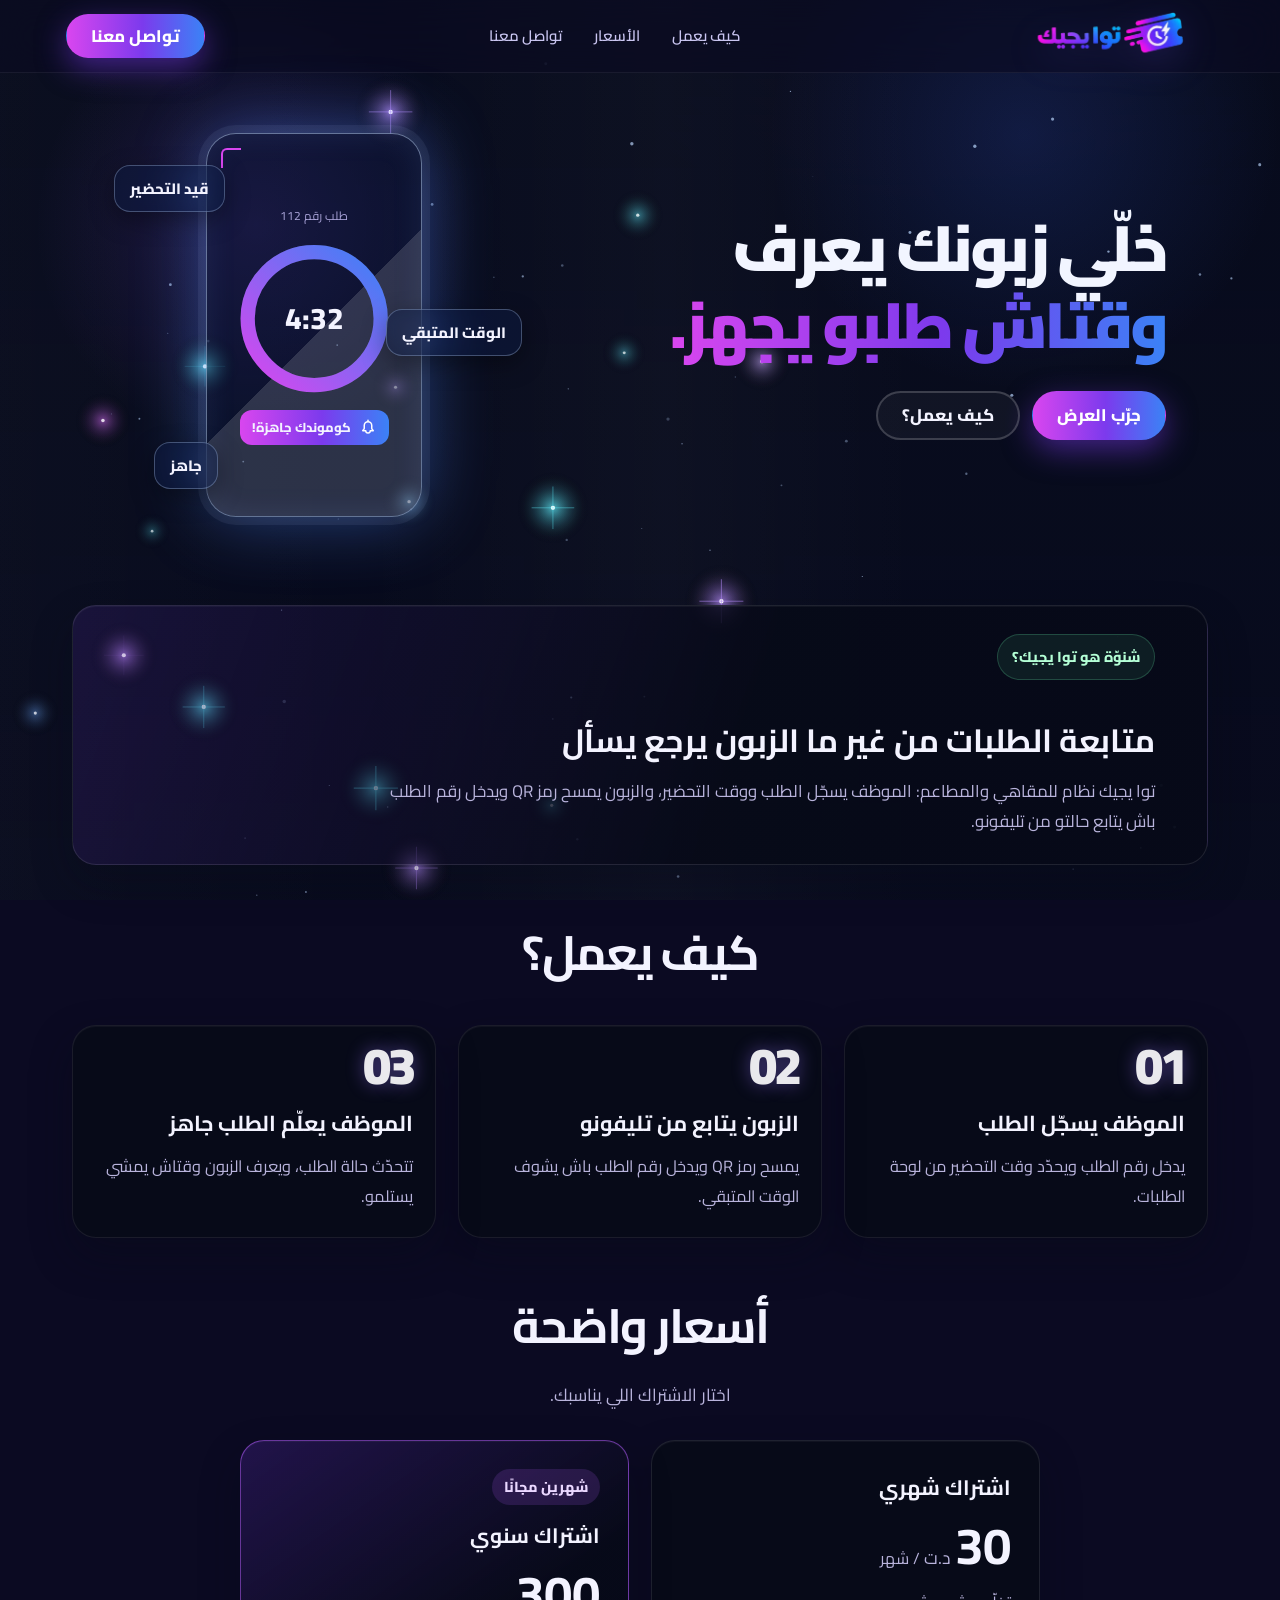
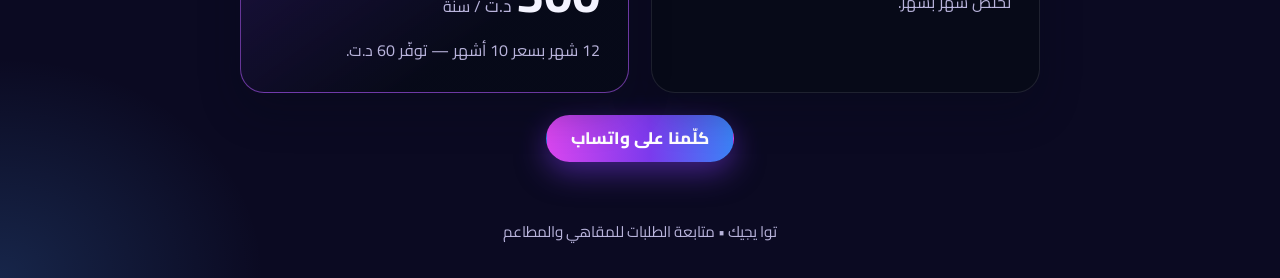
<file: index.html>
<!DOCTYPE html>
<html lang="ar" dir="rtl">
<head>
  <meta charset="utf-8">
  <meta name="viewport" content="width=device-width, initial-scale=1, viewport-fit=cover">
  <title>توا يجيك | نظام متابعة الطلبات الذكي</title>
  <meta name="description" content="توا يجيك يساعد المقاهي والمطاعم على تسجيل الطلبات ومتابعة وقت الجاهزية عبر الهاتف.">
  <link rel="icon" type="image/png" href="favicon.png">
  <link rel="preconnect" href="https://fonts.googleapis.com">
  <link rel="preconnect" href="https://fonts.gstatic.com" crossorigin>
  <link href="https://fonts.googleapis.com/css2?family=Cairo:wght@400;500;600;700;800;900&display=swap" rel="stylesheet">
  <link rel="stylesheet" href="index.css">

</head>
<body>
  <div class="stage" id="stage">
    <canvas id="fx"></canvas>
  </div>

  <div class="topbar" id="topbar">
    <div class="nav container">
      <div class="nav-brand" aria-label="توا يجيك">
        <img class="brand-logo" src="logo.png" alt="توا يجيك" />
      </div>

      <nav class="nav-group" aria-label="التنقل بين الأقسام">
        <a href="#how">كيف يعمل</a>
        <a href="#pricing">الأسعار</a>
        <a href="#contact">تواصل معنا</a>
      </nav>

      <div class="nav-actions">
        <button class="nav-toggle" type="button" aria-label="فتح القائمة" aria-expanded="false">
          <span></span>
          <span></span>
          <span></span>
        </button>
        <a class="btn btn-primary btn-sm" href="https://wa.me/21625193066" target="_blank" rel="noopener">تواصل معنا</a>
      </div>
    </div>

    <div class="nav-panel" id="mobileMenu" aria-label="قائمة التنقل السريعة">
      <nav class="nav-panel-group" aria-label="قائمة الهاتف">
        <a href="#how">كيف يعمل</a>
        <a href="#pricing">الأسعار</a>
        <a href="#contact">تواصل معنا</a>
      </nav>
    </div>
  </div>

  <header class="hero">
    <div class="txt">
      <h1>خلّي زبونك يعرف<br><span class="gt">وقتاش طلبو يجهز.</span></h1>
      <div class="btns">
        <a class="btn btn-primary" href="demo.html">جرّب العرض</a>
        <a class="btn btn-secondary" href="#how">كيف يعمل؟</a>
      </div>
    </div>

    <div class="orb">
      <div class="ph">
        <small>طلب رقم 112</small>
        <div class="rg">
          <svg viewBox="0 0 100 100" aria-hidden="true">
            <defs>
              <linearGradient id="gr" x1="0%" x2="100%" y1="0%" y2="100%">
                <stop offset="0%" stop-color="#D946EF"/>
                <stop offset="100%" stop-color="#3B82F6"/>
              </linearGradient>
            </defs>
            <circle cx="50" cy="50" r="42" fill="none" stroke="rgba(255,255,255,.1)" stroke-width="9"/>
            <circle class="b" cx="50" cy="50" r="42" fill="none" stroke-width="9" stroke-linecap="round"/>
          </svg>
          <b>4:32</b>
        </div>
        <div class="ok"><span class="notify-icon" aria-hidden="true"><svg viewBox="0 0 24 24"><path d="M15 17h4l-1.2-1.6A3.5 3.5 0 0 1 17 13.7V10a5 5 0 1 0-10 0v3.7a3.5 3.5 0 0 1-.8 1.7L5 17h4m6 0a3 3 0 0 1-6 0M12 3v2"/></svg></span>كوموندك جاهزة!</div>
      </div>

      <div class="chip c1">قيد التحضير</div>
      <div class="chip c2">الوقت المتبقي</div>
      <div class="chip c3">جاهز</div>
    </div>
  </header>

  <main class="sections">
    <section class="container product-intro" aria-labelledby="productIntroTitle">
      <div class="product-intro-card">
        <span class="mini-tag">شنوّة هو توا يجيك؟</span>
        <h2 id="productIntroTitle">متابعة الطلبات من غير ما الزبون يرجع يسأل</h2>
        <p>توا يجيك نظام للمقاهي والمطاعم: الموظف يسجّل الطلب ووقت التحضير، والزبون يمسح رمز QR ويدخل رقم الطلب باش يتابع حالتو من تليفونو.</p>
      </div>
    </section>

    <section id="how" class="container">
      <div class="section-head">
        <h2>كيف يعمل؟</h2>
      </div>

      <div class="steps-grid">
        <div class="card flow-step" data-step="01">
          <h3>الموظف يسجّل الطلب</h3>
          <p>يدخل رقم الطلب ويحدّد وقت التحضير من لوحة الطلبات.</p>
        </div>

        <div class="card flow-step" data-step="02">
          <h3>الزبون يتابع من تليفونو</h3>
          <p>يمسح رمز QR ويدخل رقم الطلب باش يشوف الوقت المتبقي.</p>
        </div>

        <div class="card flow-step" data-step="03">
          <h3>الموظف يعلّم الطلب جاهز</h3>
          <p>تتحدّث حالة الطلب، ويعرف الزبون وقتاش يمشي يستلمو.</p>
        </div>
      </div>
    </section>

    <section id="pricing" class="container pricing-section">
      <div class="section-head">
        <h2>أسعار واضحة</h2>
        <p>اختار الاشتراك اللي يناسبك.</p>
      </div>

      <div class="pricing-grid">
        <article class="pricing-card">
          <h3>اشتراك شهري</h3>
          <p class="price"><strong>30</strong> د.ت <span>/ شهر</span></p>
          <p class="pricing-note">تخلّص شهر بشهر.</p>
        </article>

        <article class="pricing-card pricing-card-featured">
          <span class="pricing-badge">شهرين مجانًا</span>
          <h3>اشتراك سنوي</h3>
          <p class="price"><strong>300</strong> د.ت <span>/ سنة</span></p>
          <p class="pricing-note">12 شهر بسعر 10 أشهر — توفّر 60 د.ت.</p>
        </article>
      </div>

      <div class="cta-actions" id="contact">
        <a class="btn btn-primary" href="https://wa.me/21625193066" target="_blank" rel="noopener">كلّمنا على واتساب</a>
      </div>
    </section>
  </main>

  <footer>
    توا يجيك • متابعة الطلبات للمقاهي والمطاعم
  </footer>

  <script src="script.js"></script>
  <script>
    (function () {
      var cv = document.getElementById('fx');
      var cx = cv.getContext('2d');
      var st = document.getElementById('stage');
      var IW = 1456, IH = 732, PX = .22, W = 0, H = 0, s = 1, ox = 0, oy = 0;
      var dpr = Math.min(2, window.devicePixelRatio || 1);
      var nodes = [
        [409, 91, '#b78cff'], [610, 175, '#5ef0ff'], [258, 298, '#5ef0ff'], [599, 287, '#5ef0ff'],
        [711, 294, '#c9a8ff'], [541, 413, '#5ef0ff'], [413, 315, '#b78cff'], [175, 342, '#e070ff'],
        [215, 432, '#5ef0ff'], [678, 489, '#b78cff'], [120, 580, '#6aa8ff'], [257, 575, '#5ef0ff'],
        [397, 641, '#5ef0ff'], [430, 706, '#b78cff'], [540, 655, '#5ef0ff'], [192, 533, '#c08bff'], [424, 408, '#8fd8ff']
      ];
      var ph = nodes.map(function () { return Math.random() * 6.28; });
      var sp = nodes.map(function () { return .6 + Math.random() * 1.4; });
      var dust = [];
      for (var i = 0; i < 60; i++) {
        dust.push({ x: Math.random(), y: Math.random(), r: Math.random() * 1.4 + .4, v: Math.random() * .012 + .003, a: Math.random() * 6.28 });
      }

      function size() {
        W = st.clientWidth;
        H = st.clientHeight;
        cv.width = W * dpr;
        cv.height = H * dpr;
        cx.setTransform(dpr, 0, 0, dpr, 0, 0);
        s = Math.max(W / IW, H / IH);
        ox = (W - IW * s) * PX;
        oy = (H - IH * s) / 2;
      }

      size();
      window.addEventListener('resize', size);

      var reduced = window.matchMedia && window.matchMedia('(prefers-reduced-motion: reduce)').matches;

      function glow(x, y, r, c, a) {
        var g = cx.createRadialGradient(x, y, 0, x, y, r);
        g.addColorStop(0, c);
        g.addColorStop(1, 'rgba(0,0,0,0)');
        cx.globalAlpha = a;
        cx.fillStyle = g;
        cx.beginPath();
        cx.arc(x, y, r, 0, 6.283);
        cx.fill();
      }

      function frame(t) {
        t /= 1000;
        cx.clearRect(0, 0, W, H);

        nodes.forEach(function (n, i) {
          var k = .5 + .5 * Math.sin(t * sp[i] + ph[i]);
          var x = n[0] * s + ox;
          var y = n[1] * s + oy;

          glow(x, y, (14 + 16 * k) * s, n[2], .25 + .5 * k);
          cx.globalAlpha = .6 + .4 * k;
          cx.fillStyle = '#fff';
          cx.beginPath();
          cx.arc(x, y, 1.3 + k * .9, 0, 6.283);
          cx.fill();

          if (k > .8) {
            cx.globalAlpha = (k - .8) * 3;
            cx.strokeStyle = n[2];
            cx.lineWidth = 1;
            var L = (8 + 10 * k) * s;
            cx.beginPath();
            cx.moveTo(x - L, y);
            cx.lineTo(x + L, y);
            cx.moveTo(x, y - L);
            cx.lineTo(x, y + L);
            cx.stroke();
          }
        });

        dust.forEach(function (d) {
          if (!reduced) {
            d.y -= d.v * .016;
            d.x += Math.sin(t * .4 + d.a) * .0002;
            if (d.y < 0) {
              d.y = 1;
              d.x = Math.random();
            }
          }
          cx.globalAlpha = .25 + .45 * (.5 + .5 * Math.sin(t * 1.2 + d.a));
          cx.fillStyle = '#bcd8ff';
          cx.beginPath();
          cx.arc(d.x * W, d.y * H, d.r, 0, 6.283);
          cx.fill();
        });

        cx.globalAlpha = 1;
        if (!reduced) requestAnimationFrame(frame);
      }

      requestAnimationFrame(frame);

      if (!reduced) {
        var tx = 0, ty = 0;
        function mv(x, y) {
          tx = (x / innerWidth - .5) * -14;
          ty = (y / innerHeight - .5) * -10;
          st.style.transform = 'translate(' + tx + 'px,' + ty + 'px) scale(1.01)';
        }
        addEventListener('mousemove', function (e) { mv(e.clientX, e.clientY); });
        addEventListener('touchmove', function (e) { var q = e.touches[0]; mv(q.clientX, q.clientY); }, { passive: true });
      }
    })();
  </script>
</body>
</html>
</file>
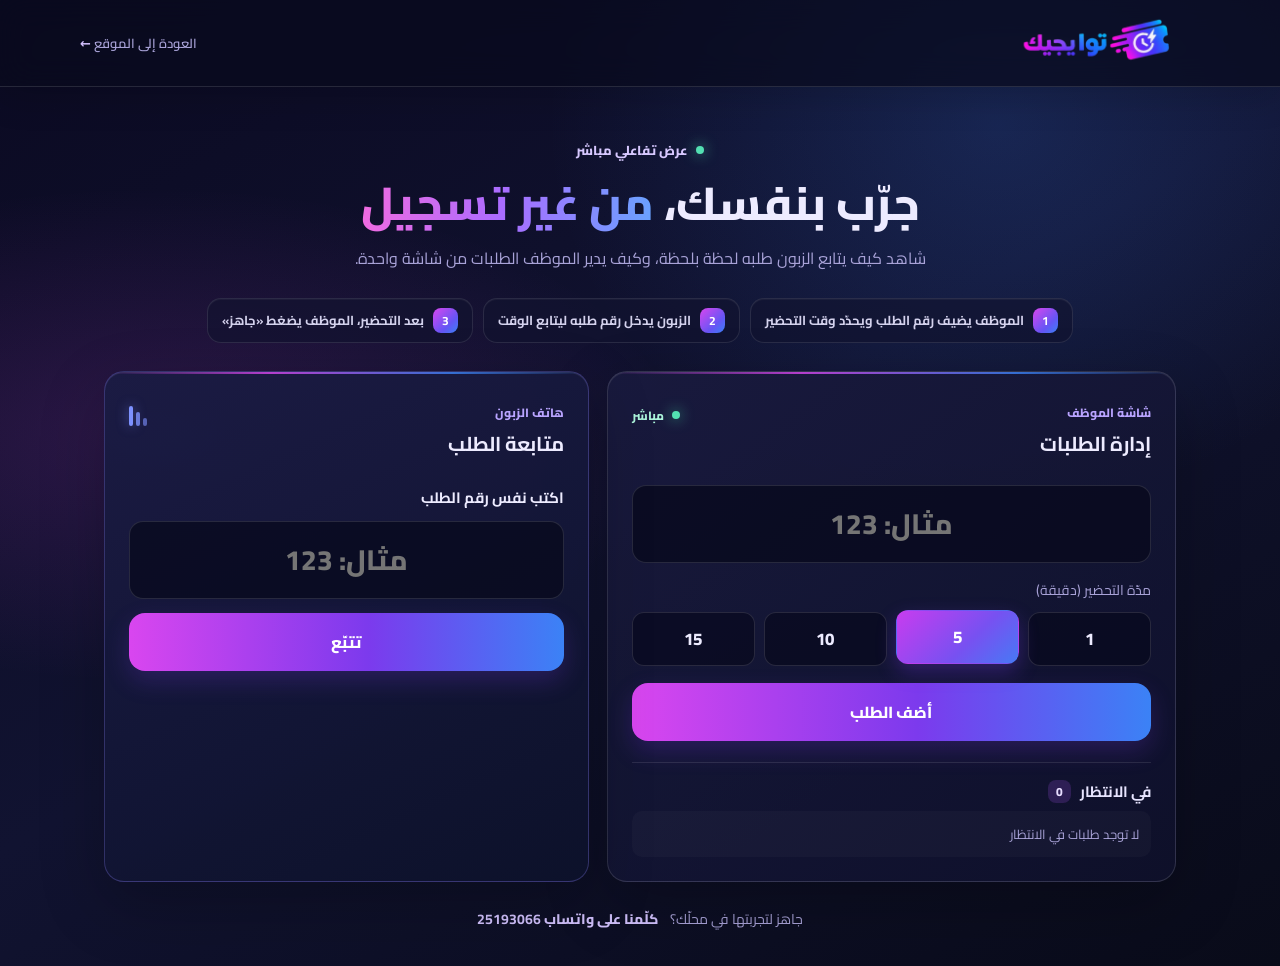
<file: demo.html>
<!DOCTYPE html>
<html lang="ar" dir="rtl">
<head>
<meta charset="utf-8">
<meta name="viewport" content="width=device-width, initial-scale=1, viewport-fit=cover">
<title>جرّب توا يجيك</title>
<link rel="icon" type="image/png" href="favicon.png">
<link rel="preconnect" href="https://fonts.googleapis.com"><link rel="preconnect" href="https://fonts.gstatic.com" crossorigin><link href="https://fonts.googleapis.com/css2?family=Cairo:wght@400;600;800&display=swap" rel="stylesheet">
<link rel="stylesheet" href="demo.css">
</head>
<body>
<a class="top" href="index.html" style="text-decoration:none"><img class="demo-logo" src="logo.png" alt="توا يجيك"><span class="top-back">العودة إلى الموقع <b aria-hidden="true">←</b></span></a>
<div class="wrap">
 <div class="intro"><span class="eyebrow"><i></i> عرض تفاعلي مباشر</span><h1>جرّب بنفسك، <span>من غير تسجيل</span></h1><p>شاهد كيف يتابع الزبون طلبه لحظة بلحظة، وكيف يدير الموظف الطلبات من شاشة واحدة.</p></div>
 <div class="how" aria-label="خطوات التجربة"><span><b>1</b> الموظف يضيف رقم الطلب ويحدّد وقت التحضير</span><span><b>2</b> الزبون يدخل رقم طلبه ليتابع الوقت</span><span><b>3</b> بعد التحضير، الموظف يضغط «جاهز»</span></div>
 <div class="cols">
  <div class="card staff-card"><div class="card-head"><div><span class="lbl">شاشة الموظف</span><h2>إدارة الطلبات</h2></div><span class="live"><i></i> مباشر</span></div>
    <input type="tel" inputmode="numeric" id="sNum" maxlength="6" placeholder="مثال: 123">
    <div class="staff-message" id="staffMessage" aria-live="polite"></div>
   <div class="mut">مدّة التحضير (دقيقة)</div>
   <div class="times" id="times"></div>
   <button class="big" id="add">أضف الطلب</button>
  <div class="order-groups">
   <section class="order-group" aria-labelledby="waitingTitle">
    <div class="order-group-head"><h3 id="waitingTitle">في الانتظار</h3><span class="queue-count" id="waitingCount">0</span></div>
    <div class="order-list" id="waitingList"><div class="list-empty">لا توجد طلبات في الانتظار</div></div>
   </section>
  </div>
  </div>
  <div class="card ph"><div class="card-head"><div><span class="lbl">هاتف الزبون</span><h2>متابعة الطلب</h2></div><span class="phone-signal" aria-label="متصل"><i></i><i></i><i></i></span></div>
    <div id="cIn"><b>اكتب نفس رقم الطلب</b><input type="tel" inputmode="numeric" id="cNum" maxlength="6" placeholder="مثال: 123"><button class="big" id="track">تتبّع</button></div>
   <div id="cOut" class="hide"></div>
  </div>
 </div>
 <div class="foot"><span>جاهز لتجربتها في محلّك؟</span><a href="https://wa.me/21625193066" target="_blank" rel="noopener">كلّمنا على واتساب <b>25193066</b></a></div>
</div>
<script src="demo.js"></script>
</body>
</html>
</file>
<file: index.css>
:root {
      --bg: #0b0a22;
      --bg-2: #121534;
      --card: rgba(18, 20, 48, 0.9);
      --card-soft: rgba(255,255,255,0.04);
      --border: rgba(255,255,255,0.12);
      --text: #f3f3ff;
      --muted: #b9b4dc;
      --purple: #b45cff;
      --blue: #4da3ff;
      --pink: #ff5fd2;
      --grad: linear-gradient(90deg, #ff5fd2 0%, #a855f7 38%, #4f7cff 100%);
      --shadow: 0 24px 60px rgba(124, 58, 237, 0.32);
      --radius: 24px;
    }

    * { box-sizing: border-box; }
    html { scroll-behavior: smooth; }
    body {
      margin: 0;
      font-family: "Cairo", system-ui, -apple-system, BlinkMacSystemFont, "Segoe UI", sans-serif;
      background:
        radial-gradient(850px 500px at 75% 0%, rgba(164, 94, 255, 0.22), transparent 46%),
        radial-gradient(600px 500px at 0% 100%, rgba(77, 163, 255, 0.18), transparent 44%),
        var(--bg);
      color: var(--text);
      line-height: 1.8;
      overflow-x: hidden;
      position: relative;
    }

    body > *:not(.stage) {
      position: relative;
      z-index: 1;
    }

    a { text-decoration: none; }
    img { max-width: 100%; }

    .hero {
      position: relative;
      z-index: 1;
      isolation: isolate;
      padding-top: calc(18vh + 30px);
    }

    .stage {
      position: fixed;
      inset: 0;
      z-index: 0;
      pointer-events: none;
      background:
        radial-gradient(circle at 20% 25%, rgba(143, 86, 255, 0.18), transparent 18%),
        radial-gradient(circle at 80% 15%, rgba(61, 109, 255, 0.16), transparent 20%),
        linear-gradient(180deg, rgba(8, 12, 29, 0.98), rgba(8, 12, 29, 0.78));
    }

    .stage::after {
      content: "";
      position: absolute;
      inset: 0;
      background: linear-gradient(90deg, rgba(255,255,255,0.02), transparent 28%, rgba(255,255,255,0.03) 52%, transparent 72%);
      opacity: 0.8;
    }

    #fx {
      position: absolute;
      inset: 0;
      width: 100%;
      height: 100%;
    }

    .topbar {
      position: sticky;
      top: 0;
      z-index: 50;
      width: 100%;
      background: rgba(8, 10, 30, 0.6);
      backdrop-filter: blur(14px);
      -webkit-backdrop-filter: blur(14px);
      border-bottom: 1px solid rgba(255,255,255,0.08);
      transition: background .25s ease, box-shadow .25s ease, height .25s ease;
    }

    .topbar.scrolled {
      background: rgba(8, 10, 30, 0.78);
      box-shadow: 0 10px 28px rgba(8, 10, 30, 0.2);
    }

    .topbar .nav {
      display: flex;
      align-items: center;
      justify-content: space-between;
      height: 72px;
      width: min(1200px, 100%);
      margin: 0 auto;
      padding-inline: 24px;
      gap: 16px;
      transition: height .25s ease;
    }

    .topbar.scrolled .nav {
      height: 60px;
    }

    .nav-brand {
      display: flex;
      align-items: center;
      gap: 10px;
      flex-shrink: 0;
      min-width: 180px;
    }

    .brand-logo {
      display: block;
      width: auto;
      height: 40px;
      object-fit: contain;
      filter: drop-shadow(0 0 18px rgba(140, 98, 255, 0.3));
    }

    .nav-group {
      flex: 1;
      display: flex;
      align-items: center;
      justify-content: center;
      gap: 32px;
      min-width: 0;
    }

    .nav-group a,
    .nav-panel-group a {
      position: relative;
      display: inline-flex;
      align-items: center;
      justify-content: center;
      color: #C9C5F0;
      font-size: 15px;
      font-weight: 600;
      line-height: 1.2;
      transition: color .25s ease;
      text-decoration: none;
    }

    .nav-group a::after,
    .nav-panel-group a::after {
      content: "";
      position: absolute;
      right: 0;
      bottom: -8px;
      width: 0;
      height: 2px;
      border-radius: 999px;
      background: linear-gradient(90deg, #ff5fd2 0%, #a855f7 38%, #4f7cff 100%);
      transition: width .25s ease;
    }

    .nav-group a:hover,
    .nav-group a:focus-visible,
    .nav-group a.is-active,
    .nav-panel-group a:hover,
    .nav-panel-group a:focus-visible,
    .nav-panel-group a.is-active {
      color: #fff;
    }

    .nav-group a:hover::after,
    .nav-group a:focus-visible::after,
    .nav-group a.is-active::after,
    .nav-panel-group a:hover::after,
    .nav-panel-group a:focus-visible::after,
    .nav-panel-group a.is-active::after {
      width: 100%;
    }

    .nav-actions {
      display: flex;
      align-items: center;
      gap: 12px;
      flex-shrink: 0;
    }

    .nav-toggle {
      display: none;
      width: 42px;
      height: 42px;
      border: 1px solid rgba(255,255,255,0.08);
      border-radius: 12px;
      background: rgba(255,255,255,0.02);
      cursor: pointer;
      padding: 0;
      align-items: center;
      justify-content: center;
      flex-direction: column;
      gap: 5px;
    }

    .nav-toggle span {
      display: block;
      width: 18px;
      height: 2px;
      background: #F4F3FF;
      border-radius: 2px;
      transition: transform .25s ease, opacity .25s ease;
    }

    .nav-toggle[aria-expanded="true"] span:nth-child(1) {
      transform: translateY(7px) rotate(45deg);
    }

    .nav-toggle[aria-expanded="true"] span:nth-child(2) {
      opacity: 0;
    }

    .nav-toggle[aria-expanded="true"] span:nth-child(3) {
      transform: translateY(-7px) rotate(-45deg);
    }

    .nav-panel {
      display: none;
      width: min(1200px, calc(100% - 32px));
      margin: 0 auto;
      border-top: 1px solid rgba(255,255,255,0.08);
      background: rgba(8, 10, 30, 0.8);
      backdrop-filter: blur(14px);
      -webkit-backdrop-filter: blur(14px);
      border-radius: 0 0 18px 18px;
      overflow: hidden;
      box-shadow: 0 20px 28px rgba(0,0,0,0.16);
    }

    .nav-panel.open {
      display: block;
    }

    .nav-panel-group {
      display: flex;
      flex-direction: column;
      padding: 8px 12px 12px;
    }

    .nav-panel-group a {
      justify-content: flex-start;
      min-height: 52px;
      padding: 0 12px;
      border-radius: 12px;
      font-size: 15px;
      color: #E9E5FF;
    }

    .nav-panel-group a + a {
      margin-top: 4px;
    }

    .nav-panel-cta {
      display: inline-flex;
      justify-content: center;
      align-items: center;
      margin-top: 8px;
      height: 44px;
      padding: 0 22px;
      border-radius: 999px;
      background: linear-gradient(90deg, #D946EF, #7C3AED 55%, #3B82F6);
      color: #fff !important;
      font-weight: 700;
      box-shadow: none;
    }

    .btn {
      display: inline-flex;
      align-items: center;
      justify-content: center;
      gap: 8px;
      padding: 15px 30px;
      border-radius: 999px;
      font-family: inherit;
      font-size: 18px;
      font-weight: 800;
      text-decoration: none;
      color: #fff;
      transition: 0.2s;
      border: 0;
      cursor: pointer;
      line-height: 1;
    }

    .btn:active { transform: scale(.95); }

    .btn.btn-primary {
      background: linear-gradient(90deg, #D946EF, #7C3AED 55%, #3B82F6);
      box-shadow: none;
    }

    .btn.btn-secondary {
      border: 2px solid rgba(255,255,255,.18);
      background: rgba(255,255,255,.04);
    }

    .btn-sm {
      height: 44px;
      padding: 0 22px;
      font-size: 15px;
      border-radius: 999px;
    }

    @media (max-width: 820px) {
      .topbar .nav {
        height: 64px;
        padding-inline: 16px;
      }

      .topbar.scrolled .nav {
        height: 60px;
      }

      .nav-brand {
        min-width: 0;
      }

      .brand-logo {
        height: 32px;
      }

      .brand-wordmark {
        font-size: 15px;
      }

      .nav-group {
        display: none;
      }

      .nav-actions {
        gap: 8px;
      }

      .nav-toggle {
        display: flex;
      }

      .btn-sm {
        height: 36px;
        padding: 0 16px;
        font-size: 13px;
      }

      .nav-panel {
        width: min(1200px, calc(100% - 20px));
      }
    }

    @media (prefers-reduced-motion: reduce) {
      html {
        scroll-behavior: auto;
      }

      *, *::before, *::after {
        animation-duration: 0.01ms !important;
        animation-iteration-count: 1 !important;
        transition-duration: 0.01ms !important;
      }
    }

    @supports (padding: max(0px)) {
      .topbar .nav,
      .nav-panel {
        padding-inline: max(16px, env(safe-area-inset-left));
      }
    }

    .dot {
      width: 42px;
      height: 42px;
      border-radius: 50%;
      background: linear-gradient(90deg, #D946EF, #7C3AED 55%, #3B82F6);
      display: grid;
      place-items: center;
      box-shadow: 0 0 24px rgba(124,58,237,.6);
      animation: bob 2.4s ease-in-out infinite;
    }

    .dot svg,
    .notify-icon svg {
      width: 18px;
      height: 18px;
      stroke: #fff;
      stroke-width: 2;
      fill: none;
      stroke-linecap: round;
      stroke-linejoin: round;
    }

    @keyframes bob {
      50% { transform: translateY(-5px) rotate(-8deg); }
    }

    .btn {
      display: inline-flex;
      align-items: center;
      justify-content: center;
      gap: 8px;
      padding: 15px 30px;
      border-radius: 999px;
      font-family: inherit;
      font-size: 18px;
      font-weight: 800;
      text-decoration: none;
      color: #fff;
      transition: 0.2s;
      border: 0;
      cursor: pointer;
      line-height: 1;
    }

    .btn:active { transform: scale(.95); }

    .btn.btn-primary {
      background: linear-gradient(90deg, #D946EF, #7C3AED 55%, #3B82F6);
      box-shadow: 0 10px 30px rgba(124,58,237,.5);
      animation: pulse 2.6s ease-in-out infinite;
    }

    @keyframes pulse {
      50% { box-shadow: 0 10px 44px rgba(217,70,239,.7); }
    }

    .btn.btn-secondary {
      border: 2px solid rgba(255,255,255,.18);
      background: rgba(255,255,255,.04);
    }

    .btn-sm {
      padding: 8px 16px;
      font-size: 14px;
    }

    .hero {
      max-width: 1100px;
      min-height: 0;
      margin: 0 auto;
      padding: 30px 40px 72px;
      display: flex;
      flex-wrap: wrap;
      align-items: center;
      justify-content: center;
      gap: 40px;
    }

    .hero .txt {
      flex: 1 1 340px;
      animation: up .8s both;
    }

    @keyframes up {
      from { opacity: 0; transform: translateY(26px); }
    }

    .hero h1 {
      font-size: clamp(40px, 8vw, 68px);
      line-height: 1.35;
      font-weight: 800;
      margin: 0 0 18px;
      letter-spacing: -0.5px;
      color: #F2F5FF;
    }

    .gt {
      background: linear-gradient(90deg, #D946EF, #7C3AED 55%, #3B82F6);
      -webkit-background-clip: text;
      background-clip: text;
      color: transparent;
    }

    .hero p {
      font-size: clamp(16px, 3.6vw, 19px);
      line-height: 2;
      color: #A9A3D8;
      margin: 0 0 28px;
      max-width: 520px;
    }

    .btns {
      display: flex;
      flex-wrap: wrap;
      gap: 12px;
      margin-top: 28px;
    }

    .orb {
      position: relative;
      flex: 1 1 320px;
      width: min(86vw, 400px);
      max-width: 400px;
      aspect-ratio: 1;
      animation: up 1s .2s both;
    }

    .r1 { position: absolute; inset: 0; border: 2px solid rgba(255,255,255,.1); border-radius: 50%; }
    .r2 { position: absolute; inset: 11%; border: 2px dashed rgba(217,70,239,.7); border-radius: 50%; animation: spin 28s linear infinite; }
    .r2 i { position: absolute; top: -14px; left: 50%; margin-left: -14px; font-style: normal; font-size: 24px; }
    @keyframes spin { to { transform: rotate(360deg); } }

    .globe { position: absolute; inset: 23%; border-radius: 50%; background: linear-gradient(135deg, #D946EF, #7C3AED 55%, #3B82F6); box-shadow: 0 0 90px rgba(124,58,237,.6); display: grid; place-content: center; text-align: center; animation: float 6s ease-in-out infinite; }
    .globe:before, .globe:after { content: ""; position: absolute; inset: 0; border-radius: 50%; border: 1.5px solid rgba(255,255,255,.35); }
    .globe:after { inset: 0 24%; }
    .globe b { position: relative; z-index: 1; font-size: clamp(34px,10vw,56px); font-weight: 800; font-variant-numeric: tabular-nums; }
    .globe small { position: relative; z-index: 1; font-size: 13px; opacity: .85; }
    @keyframes float { 50% { transform: translateY(-10px); } }

    .chip {
      position: absolute;
      background: rgba(14,26,64,.55);
      border: 1px solid rgba(190,215,255,.3);
      border-radius: 16px;
      padding: 9px 15px;
      font-weight: 800;
      font-size: 15px;
      animation: float 5s ease-in-out infinite;
      box-shadow: 0 8px 24px rgba(0,0,0,.35);
      backdrop-filter: blur(10px);
      -webkit-backdrop-filter: blur(10px);
    }

    .ph {
      position: absolute;
      left: 50%;
      top: 50%;
      width: 54%;
      aspect-ratio: 9 / 16;
      transform: translate(-50%,-50%);
      border: 3px solid rgba(255,255,255,.2);
      border-radius: 30px;
      background: rgba(12,24,60,.42);
      backdrop-filter: blur(16px);
      -webkit-backdrop-filter: blur(16px);
      border: 1.5px solid rgba(190,215,255,.5);
      box-shadow: 0 0 0 8px rgba(190,215,255,.07), 0 0 70px rgba(79,140,255,.45), inset 0 0 30px rgba(120,160,255,.12);
      overflow: hidden;
      display: flex;
      flex-direction: column;
      align-items: center;
      justify-content: center;
      gap: 8px;
      animation: fl2 6s ease-in-out infinite;
    }

    .ph:before {
      content: "";
      position: absolute;
      inset: 0;
      background: linear-gradient(135deg, transparent 52%, rgba(255,255,255,.14) 52%);
      pointer-events: none;
    }

    .ph:after {
      content: "";
      position: absolute;
      top: 14px;
      left: 14px;
      width: 18px;
      height: 18px;
      border-top: 2px solid #D946EF;
      border-left: 2px solid #D946EF;
      border-radius: 6px 0 0 0;
    }

    @keyframes fl2 {
      50% { transform: translate(-50%, calc(-50% - 10px)); }
    }

    .ph small {
      color: #A9A3D8;
      font-size: 12px;
      position: relative;
      z-index: 1;
    }

    .rg {
      position: relative;
      width: 74%;
      aspect-ratio: 1;
      z-index: 1;
    }

    .rg svg {
      width: 100%;
      height: 100%;
      transform: rotate(-90deg);
    }

    .rg b {
      position: absolute;
      inset: 0;
      display: grid;
      place-items: center;
      font-size: clamp(18px,5.4vw,30px);
      font-weight: 800;
      font-variant-numeric: tabular-nums;
    }

    .rg .b { stroke: url(#gr); stroke-dasharray: 264; animation: cnt 8s linear infinite; }
    @keyframes cnt { from { stroke-dashoffset: 0; } to { stroke-dashoffset: 264; } }

    .ph .ok {
      display: inline-flex;
      align-items: center;
      gap: 8px;
      background: linear-gradient(90deg, #D946EF, #7C3AED 55%, #3B82F6);
      border-radius: 12px;
      padding: 6px 12px;
      font-size: 13px;
      font-weight: 800;
      position: relative;
      z-index: 1;
    }

    .notify-icon {
      display: inline-flex;
      align-items: center;
      justify-content: center;
      width: 18px;
      height: 18px;
    }

    .c1 { top: 10%; left: 0; }
    .c2 { top: 46%; right: -2%; animation-delay: -1.5s; }
    .c3 { bottom: 9%; left: 10%; animation-delay: -3s; }

    @media (max-width: 700px) {
      .bgimg:after {
        background: linear-gradient(180deg, rgba(5,11,30,.72) 0%, rgba(5,11,30,.5) 45%, rgba(5,11,30,.15) 70%);
      }
    }

    @media (prefers-reduced-motion: reduce) {
      * { animation: none !important; }
    }

    .container {
      max-width: 1180px;
      margin: 0 auto;
      padding: 0 22px;
    }

    .topbar {
      position: sticky;
      top: 0;
      z-index: 30;
      backdrop-filter: blur(18px);
      background: rgba(11, 10, 34, 0.6);
      border-bottom: 1px solid rgba(255,255,255,0.06);
    }

    .nav {
      max-width: 1180px;
      margin: 0 auto;
      padding: 18px 22px;
      display: flex;
      align-items: center;
      justify-content: space-between;
      gap: 16px;
    }

    .brand {
      display: flex;
      align-items: center;
      gap: 12px;
      font-size: 1.5rem;
      font-weight: 800;
      letter-spacing: -0.02em;
      color: var(--text);
    }

    .brand-logo {
      display: block;
      width: 190px;
      max-width: 190px;
      height: auto;
      filter: drop-shadow(0 10px 18px rgba(121, 94, 255, 0.2));
    }

    @keyframes floaty {
      0%, 100% { transform: translateY(0); }
      50% { transform: translateY(-5px) rotate(-6deg); }
    }

    .nav-actions {
      display: flex;
      align-items: center;
      gap: 12px;
      flex-wrap: wrap;
    }

    .btn {
      display: inline-flex;
      align-items: center;
      justify-content: center;
      gap: 8px;
      padding: 14px 24px;
      border-radius: 999px;
      font-size: 1.05rem;
      font-weight: 800;
      cursor: pointer;
      border: 1px solid transparent;
      transition: transform 0.2s ease, box-shadow 0.2s ease, border-color 0.2s ease;
    }

    .btn:hover { transform: translateY(-1px); }
    .btn:active { transform: translateY(0) scale(0.98); }

    .btn-primary {
      color: white;
      background: var(--grad);
      box-shadow: var(--shadow);
    }

    .btn-secondary {
      color: var(--text);
      background: rgba(255,255,255,0.03);
      border-color: var(--border);
    }

    .hero {
      padding: 52px 24px 36px;
    }

    .hero-grid {
      display: grid;
      grid-template-columns: 1.1fr 0.9fr;
      align-items: center;
      gap: 32px;
    }

    .eyebrow {
      display: inline-flex;
      align-items: center;
      gap: 8px;
      padding: 8px 16px;
      border-radius: 999px;
      font-weight: 700;
      color: #e9d7ff;
      background: rgba(180, 92, 255, 0.12);
      border: 1px solid rgba(180, 92, 255, 0.22);
      margin-bottom: 18px;
    }

    .hero h1 {
      margin: 0;
      font-size: clamp(2.5rem, 5vw, 5rem);
      line-height: 1.2;
      letter-spacing: -0.05em;
      font-weight: 900;
    }

    .hero h1 .highlight {
      background: var(--grad);
      -webkit-background-clip: text;
      background-clip: text;
      color: transparent;
    }

    .hero p {
      margin: 18px 0 0;
      max-width: 620px;
      color: var(--muted);
      font-size: clamp(1.05rem, 2vw, 1.25rem);
    }

    .hero-actions {
      display: flex;
      flex-wrap: wrap;
      gap: 14px;
      margin-top: 28px;
    }

    .social-proof {
      display: flex;
      align-items: center;
      flex-wrap: wrap;
      gap: 22px;
      margin-top: 30px;
      color: var(--muted);
      font-weight: 700;
      font-size: 0.95rem;
    }

    .social-proof strong {
      color: var(--text);
      font-size: 1.1rem;
      display: block;
    }

    .visual-wrap {
      position: relative;
      display: flex;
      justify-content: center;
      align-items: center;
      min-height: 520px;
    }

    .orbital {
      position: relative;
      width: min(92vw, 620px);
      aspect-ratio: 1;
      display: grid;
      place-items: center;
    }

    .ring, .ring-2 {
      position: absolute;
      border-radius: 50%;
      border: 1px solid rgba(255,255,255,0.14);
    }

    .ring {
      inset: 0;
    }

    .ring-2 {
      inset: 12%;
      border-style: dashed;
      border-color: rgba(176, 125, 255, 0.75);
      animation: spin 26s linear infinite;
    }

    .timer-panel {
      position: relative;
      width: min(80%, 410px);
      aspect-ratio: 1;
      border-radius: 28px;
      background: rgba(18, 18, 43, 0.95);
      border: 1px solid rgba(255,255,255,0.14);
      box-shadow: 0 30px 80px rgba(105, 90, 180, 0.28);
      overflow: hidden;
      display: flex;
      align-items: center;
      justify-content: center;
      padding: 22px;
      z-index: 2;
    }

    .timer-panel::before {
      content: "";
      position: absolute;
      inset: 0;
      background: linear-gradient(135deg, rgba(255, 95, 210, 0.7), rgba(116, 108, 255, 0.15) 48%, rgba(87, 147, 255, 0.72));
      filter: blur(18px);
      opacity: 0.9;
      z-index: -1;
    }

    .timer-card {
      width: 100%;
      height: 100%;
      border-radius: 24px;
      background: rgba(12, 13, 35, 0.9);
      border: 1px solid rgba(255,255,255,0.08);
      display: flex;
      flex-direction: column;
      align-items: center;
      justify-content: center;
      text-align: center;
      padding: 18px 20px 12px;
      position: relative;
    }

    .timer-card::before {
      content: "";
      position: absolute;
      inset: 20px 20px auto 20px;
      height: 42%;
      border-radius: 50%;
      background: rgba(255,255,255,0.02);
      filter: blur(12px);
    }

    .timer-card .title {
      position: relative;
      z-index: 1;
      font-size: 1.15rem;
      font-weight: 700;
      color: rgba(255,255,255,0.9);
      margin-bottom: 10px;
    }

    .timer-card .time {
      position: relative;
      z-index: 1;
      font-size: clamp(3.2rem, 7vw, 6rem);
      font-weight: 900;
      line-height: 1;
      letter-spacing: -0.08em;
      background: linear-gradient(180deg, #ffffff 0%, #e9d7ff 100%);
      -webkit-background-clip: text;
      background-clip: text;
      color: transparent;
    }

    .timer-card .sub {
      position: relative;
      z-index: 1;
      margin-top: 8px;
      font-size: 1rem;
      color: rgba(255,255,255,0.72);
    }

    .timer-card .action {
      position: relative;
      z-index: 1;
      margin-top: 18px;
      width: 100%;
      padding: 14px 18px;
      border: none;
      border-radius: 14px;
      background: linear-gradient(90deg, #ff7bd6, #b77bff 58%, #6f8eff);
      color: white;
      font-size: 1.1rem;
      font-weight: 800;
      box-shadow: 0 18px 35px rgba(146, 99, 255, 0.35);
    }

    .pill {
      position: absolute;
      display: inline-flex;
      align-items: center;
      justify-content: center;
      min-width: 165px;
      padding: 12px 16px;
      border-radius: 18px;
      background: rgba(17, 17, 42, 0.8);
      border: 1px solid rgba(255,255,255,0.12);
      box-shadow: 0 18px 30px rgba(0,0,0,0.22);
      font-weight: 700;
      color: var(--text);
      z-index: 3;
    }

    .p1 { top: 8%; left: -1%; }
    .p2 { top: 48%; right: 0%; }
    .p3 { bottom: 4%; left: 12%; }

    @keyframes spin {
      from { transform: rotate(0deg); }
      to { transform: rotate(360deg); }
    }

    .sections {
      display: flex;
      flex-direction: column;
      align-items: center;
      gap: 44px;
      padding: 20px 0 56px;
    }

    .sections > section {
      width: 100%;
      max-width: 1180px;
      margin: 0;
    }

    .sections > section:first-child {
      margin-top: 24px;
    }

    .product-intro {
      margin-bottom: 0;
    }

    .product-intro-card {
      padding: 28px clamp(22px, 5vw, 52px);
      border: 1px solid rgba(255,255,255,0.1);
      border-radius: 24px;
      background: linear-gradient(110deg, rgba(124, 58, 237, 0.13), rgba(7, 10, 24, 0.92) 58%);
      box-shadow: inset 0 1px 0 rgba(255,255,255,0.04), 0 18px 40px rgba(8, 11, 24, 0.3);
    }

    .product-intro-card h2 {
      margin: 14px 0 6px;
      font-size: clamp(1.45rem, 3vw, 2rem);
    }

    .product-intro-card p {
      max-width: 780px;
      margin: 0;
      color: var(--muted);
      font-size: 1.05rem;
    }

    .section-head {
      text-align: center;
      margin-bottom: 30px;
    }

    .section-head h2 {
      font-size: clamp(2rem, 4vw, 3rem);
      margin: 0;
      letter-spacing: -0.04em;
    }

    .section-head p {
      margin: 10px auto 0;
      max-width: 720px;
      color: var(--muted);
      font-size: 1.08rem;
    }

    .problem-grid,
    .steps-grid,
    .benefit-grid,
    .use-grid {
      display: grid;
      gap: 22px;
    }

    .problem-grid { grid-template-columns: repeat(3, minmax(0, 1fr)); }
    .steps-grid { grid-template-columns: repeat(3, minmax(0, 1fr)); }
    .benefit-grid { grid-template-columns: repeat(4, minmax(0, 1fr)); }
    .use-grid { grid-template-columns: repeat(3, minmax(0, 1fr)); }

    .pricing-section {
      padding-top: 0;
    }

    .pricing-grid {
      display: grid;
      grid-template-columns: repeat(2, minmax(0, 1fr));
      gap: 22px;
      max-width: 800px;
      margin: 0 auto;
    }

    .pricing-card {
      position: relative;
      padding: 28px;
      border: 1px solid rgba(255,255,255,0.1);
      border-radius: 24px;
      background: rgba(7, 10, 24, 0.9);
      box-shadow: inset 0 1px 0 rgba(255,255,255,0.04), 0 18px 40px rgba(8, 11, 24, 0.3);
    }

    .pricing-card-featured {
      border-color: rgba(180, 92, 255, 0.55);
      background: linear-gradient(145deg, rgba(124, 58, 237, 0.2), rgba(7, 10, 24, 0.94) 70%);
    }

    .pricing-card h3 {
      margin: 0 0 14px;
      font-size: 1.3rem;
    }

    .price {
      margin: 0;
      font-size: 1.1rem;
      color: var(--muted);
    }

    .price strong {
      color: var(--text);
      font-size: clamp(2.4rem, 5vw, 3.2rem);
      line-height: 1;
    }

    .price span {
      font-size: 1rem;
    }

    .pricing-note {
      margin: 14px 0 0;
      color: var(--muted);
    }

    .pricing-badge {
      display: inline-flex;
      margin-bottom: 12px;
      padding: 5px 12px;
      border-radius: 999px;
      background: rgba(180, 92, 255, 0.16);
      color: #ead7ff;
      font-size: 0.9rem;
      font-weight: 800;
    }

    .card {
      background: rgba(7, 10, 24, 0.9);
      border: 1px solid rgba(255,255,255,0.08);
      border-radius: var(--radius);
      padding: 26px 22px;
      box-shadow: inset 0 1px 0 rgba(255,255,255,0.04), 0 18px 40px rgba(8, 11, 24, 0.38);
    }

    .mini-badge {
      display: inline-flex;
      align-items: center;
      justify-content: center;
      min-width: 46px;
      height: 46px;
      border-radius: 14px;
      background: linear-gradient(135deg, rgba(134, 97, 255, 0.20), rgba(78, 190, 255, 0.12));
      border: 1px solid rgba(255,255,255,0.08);
      box-shadow: inset 0 1px 0 rgba(255,255,255,0.08), 0 12px 26px rgba(97, 74, 183, 0.18);
      color: #f3d8ff;
      margin-bottom: 14px;
    }

    .mini-badge svg {
      width: 22px;
      height: 22px;
      stroke: currentColor;
      stroke-width: 1.8;
      fill: none;
      stroke-linecap: round;
      stroke-linejoin: round;
    }

    .card h3 {
      margin: 0 0 10px;
      font-size: 1.35rem;
    }

    .card p {
      margin: 0;
      color: var(--muted);
      font-size: 1.02rem;
    }

    .flow-step {
      position: relative;
      overflow: hidden;
      display: flex;
      flex-direction: column;
      justify-content: flex-start;
      padding-top: 14px;
    }

    .flow-step::before {
      content: attr(data-step);
      position: relative;
      display: block;
      margin-bottom: 12px;
      font-weight: 900;
      font-size: clamp(2.4rem, 4vw, 3.2rem);
      line-height: 1;
      color: rgba(255,255,255,0.9);
      text-shadow: 0 0 18px rgba(153, 124, 255, 0.45);
      letter-spacing: -0.06em;
    }

    .flow-step h3,
    .flow-step p {
      position: relative;
      z-index: 1;
      margin-right: 0;
    }

    .showcase-shell {
      display: grid;
      grid-template-columns: 0.95fr 1.05fr;
      gap: 32px;
      align-items: center;
      margin-top: 30px;
      padding: 24px 18px;
      border-radius: 32px;
      background: linear-gradient(135deg, rgba(11, 14, 35, 0.94), rgba(22, 18, 53, 0.9));
      border: 1px solid rgba(255,255,255,0.12);
      box-shadow: 0 24px 60px rgba(62, 41, 118, 0.22);
    }

    .orders-panel {
      position: relative;
      border-radius: 28px;
      background: rgba(11, 16, 39, 0.96);
      border: 1px solid rgba(255,255,255,0.12);
      padding: 22px 18px 18px;
      box-shadow: inset 0 0 0 1px rgba(255,255,255,0.02);
    }

    .orders-panel::before {
      content: "";
      position: absolute;
      inset: -1px;
      border-radius: inherit;
      border: 1px solid rgba(170, 130, 255, 0.15);
      pointer-events: none;
    }

    .panel-header {
      display: flex;
      align-items: center;
      justify-content: space-between;
      gap: 12px;
      margin-bottom: 18px;
      color: rgba(255,255,255,0.8);
      font-weight: 700;
      font-size: 0.9rem;
    }

    .panel-dots {
      display: flex;
      gap: 8px;
    }

    .panel-dots span {
      display: block;
      width: 10px;
      height: 10px;
      border-radius: 50%;
      background: rgba(255,255,255,0.22);
    }

    .order-row {
      display: flex;
      align-items: center;
      justify-content: space-between;
      gap: 14px;
      min-height: 74px;
      padding: 10px 12px 10px 16px;
      border-radius: 16px;
      background: rgba(255,255,255,0.02);
      border: 1px solid rgba(255,255,255,0.06);
      margin-bottom: 12px;
    }

    .order-meta {
      display: flex;
      align-items: center;
      justify-content: space-between;
      gap: 18px;
      width: 100%;
    }

    .order-label {
      color: rgba(255,255,255,0.82);
      font-weight: 600;
      font-size: 0.96rem;
    }

    .order-number {
      font-weight: 900;
      font-size: clamp(2rem, 2.5vw, 2.2rem);
      letter-spacing: -0.06em;
      color: #ffffff;
      text-shadow: 0 0 18px rgba(176, 153, 255, 0.8), 0 0 32px rgba(109, 146, 255, 0.65);
    }

    .order-btn {
      min-width: 96px;
      border: none;
      border-radius: 12px;
      padding: 10px 14px;
      font-weight: 800;
      font-size: 0.82rem;
      color: white;
      cursor: pointer;
    }

    .order-btn.pending {
      background: linear-gradient(90deg, rgba(217,70,239,0.85), rgba(96,108,255,0.9));
      box-shadow: 0 10px 24px rgba(167, 92, 255, 0.22);
    }

    .order-btn.ready {
      background: linear-gradient(90deg, rgba(16,185,129,0.9), rgba(45,212,191,0.9));
    }

    .ready-row .order-label {
      color: #baf7d4;
    }

    .progress-bar {
      position: relative;
      width: 100%;
      height: 10px;
      border-radius: 999px;
      overflow: hidden;
      background: rgba(255,255,255,0.05);
      margin: 10px 0 18px;
    }

    .progress-bar span {
      display: block;
      height: 100%;
      border-radius: inherit;
      background: linear-gradient(90deg, #ff7cd9, #a653ff 42%, #5f8cff 100%);
      box-shadow: 0 0 18px rgba(186, 106, 255, 0.4);
    }

    .showcase-copy {
      padding: 8px 6px;
    }

    .mini-tag {
      display: inline-flex;
      align-items: center;
      border-radius: 999px;
      padding: 9px 14px;
      background: rgba(82, 200, 135, 0.1);
      border: 1px solid rgba(98, 219, 160, 0.24);
      color: #b4ffd6;
      font-weight: 800;
      font-size: 0.9rem;
      margin-bottom: 18px;
    }

    .showcase-copy h2 {
      margin: 0 0 22px;
      font-size: clamp(2.2rem, 4vw, 3.7rem);
      line-height: 1.25;
      letter-spacing: -0.06em;
    }

    .feature-list {
      list-style: none;
      margin: 0;
      padding: 0;
      display: grid;
      gap: 18px;
    }

    .feature-list li {
      position: relative;
      padding-right: 22px;
      color: rgba(255,255,255,0.82);
      font-size: clamp(1rem, 2vw, 1.2rem);
      line-height: 1.9;
      font-weight: 600;
    }

    .feature-list li::before {
      content: "•";
      position: absolute;
      right: 0;
      top: 0;
      color: #8fe7ff;
      font-size: 1.5rem;
      line-height: 1.4;
    }

    .stats {
      display: grid;
      grid-template-columns: repeat(3, minmax(0, 1fr));
      gap: 18px;
      margin-top: 28px;
    }

    .stat {
      background: rgba(7, 10, 24, 0.9);
      border: 1px solid rgba(255,255,255,0.08);
      border-radius: 24px;
      padding: 26px 18px;
      text-align: center;
      box-shadow: inset 0 1px 0 rgba(255,255,255,0.04), 0 18px 40px rgba(8, 11, 24, 0.38);
    }

    .stat strong {
      display: block;
      font-size: clamp(1.8rem, 3vw, 2.3rem);
      letter-spacing: -0.05em;
      margin-bottom: 6px;
      color: #ffffff;
      text-shadow: 0 0 18px rgba(158, 132, 255, 0.7), 0 0 28px rgba(87, 147, 255, 0.45);
    }

    .stat span {
      color: var(--muted);
      font-size: 0.98rem;
    }

    .cta {
      margin-top: 40px;
      padding: 26px 18px 90px;
    }

    .cta-box {
      background: rgba(7, 10, 24, 0.92);
      border: 1px solid rgba(255,255,255,0.08);
      border-radius: 30px;
      padding: 32px 22px;
      text-align: center;
      box-shadow: inset 0 1px 0 rgba(255,255,255,0.04), 0 18px 40px rgba(8, 11, 24, 0.38);
    }

    .cta-box h3 {
      margin: 0;
      font-size: clamp(1.8rem, 3vw, 2.8rem);
      letter-spacing: -0.04em;
    }

    .cta-box p {
      color: var(--muted);
      margin: 12px auto 0;
      max-width: 700px;
      font-size: 1.08rem;
    }

    .cta-actions {
      margin-top: 22px;
      display: flex;
      justify-content: center;
      gap: 14px;
      flex-wrap: wrap;
    }

    footer {
      padding-bottom: 32px;
      color: var(--muted);
      text-align: center;
      font-size: 0.95rem;
    }

    @media (max-width: 980px) {
      .hero-grid,
      .split,
      .problem-grid,
      .steps-grid,
      .pricing-grid,
      .benefit-grid,
      .use-grid {
        grid-template-columns: 1fr;
      }

      .showcase-shell {
        grid-template-columns: 1fr;
      }

      .section-head {
        text-align: right;
      }

      .social-proof {
        justify-content: flex-start;
      }

      .visual-wrap {
        min-height: 420px;
      }
    }

    @media (max-width: 600px) {
      .sections {
        gap: 64px;
      }

      .topbar .nav {
        gap: 10px;
        padding-inline: 16px;
      }

      .nav-actions {
        width: auto;
        flex-shrink: 0;
      }

      .nav-actions .btn-sm {
        width: auto;
        padding-inline: 12px;
        font-size: 12px;
      }

      .brand-logo {
        width: clamp(105px, 35vw, 128px);
        height: auto;
      }

      .hero {
        min-height: 0;
        flex-direction: column;
        align-items: center;
        gap: 24px;
        padding: 24px 16px 56px;
      }

      .hero .txt {
        display: contents;
        min-width: 0;
      }

      .hero h1 {
        order: 1;
        width: 100%;
        font-size: 40px;
      }

      .orb {
        order: 2;
        width: min(82vw, 320px);
        max-width: 320px;
      }

      .btns {
        order: 3;
        justify-content: center;
        margin-top: 0;
      }

      .showcase-shell {
        gap: 20px;
        padding: 18px 14px;
      }

      .orders-panel {
        min-width: 0;
        padding: 18px 12px 12px;
      }

      .order-row {
        gap: 8px;
        padding: 8px;
      }

      .order-meta {
        width: auto;
        min-width: 0;
        flex: 1;
        gap: 8px;
      }

      .order-label {
        font-size: 13px;
      }

      .order-number {
        font-size: 30px;
      }

      .order-btn {
        min-width: 72px;
        padding: 8px 9px;
      }

      .showcase-copy,
      .orders-panel {
        width: 100%;
        min-width: 0;
      }

      .hero-actions,
      .cta-actions {
        flex-direction: column;
      }

      .stats {
        grid-template-columns: 1fr;
      }

      .container {
        padding: 0 16px;
      }
    }
</file>
<file: demo.css>
:root {
  box-sizing: border-box;
  --k: #0b0a22;
  --g: #7c3aed;
  --bg: #0b0a22;
  --card: #16123c;
  --tx: #edebff;
  --mut: #a9a3d8;
  --bd: rgba(255, 255, 255, 0.12);
  --field: #0f0c30;
}
@media (prefers-color-scheme: dark) {
  :root:not([data-theme="light"]) {
    --bg: #0b0a22;
    --card: #16123c;
    --tx: #edebff;
    --mut: #a9a3d8;
    --bd: rgba(255, 255, 255, 0.12);
    --field: #0f0c30;
  }
}
:root[data-theme="dark"] {
  --bg: #0b0a22;
  --card: #16123c;
  --tx: #edebff;
  --mut: #a9a3d8;
  --bd: rgba(255, 255, 255, 0.12);
  --field: #0f0c30;
}
html {
  scroll-padding-top: env(safe-area-inset-top, 0px);
}
* {
  box-sizing: border-box;
}
body {
  margin: 0;
  min-height: 100vh;
  padding-bottom: env(safe-area-inset-bottom, 0px);
  background:
    radial-gradient(ellipse at 78% 13%, rgba(61, 130, 246, 0.18), transparent 32%),
    radial-gradient(ellipse at 12% 45%, rgba(217, 70, 239, 0.15), transparent 33%),
    linear-gradient(150deg, #0b0a22 0%, #111331 50%, #090b19 100%);
  color: var(--tx);
  font-family:
    Cairo,
    system-ui,
    -apple-system,
    "Segoe UI",
    Tahoma,
    Arial,
    sans-serif;
  overflow-x: hidden;
  position: relative;
}
body::before {
  content: "";
  position: fixed;
  inset: 0;
  pointer-events: none;
  opacity: 0.2;
  background-image: linear-gradient(rgba(255, 255, 255, 0.035) 1px, transparent 1px), linear-gradient(90deg, rgba(255, 255, 255, 0.035) 1px, transparent 1px);
  background-size: 54px 54px;
  mask-image: linear-gradient(to bottom, black, transparent 82%);
}
.top {
  position: relative;
  z-index: 1;
  min-height: 72px;
  padding: 14px max(24px, calc((100vw - 1120px) / 2));
  background: rgba(9, 10, 30, 0.72);
  backdrop-filter: blur(16px);
  color: var(--tx);
  border-bottom: 1px solid var(--bd);
  display: flex;
  align-items: center;
  gap: 10px;
  font-weight: 800;
  font-size: 19px;
  box-shadow: 0 12px 35px rgba(0, 0, 0, 0.14);
}
.demo-logo {
  display: block;
  width: min(190px, 46vw);
  height: 58px;
  object-fit: cover;
  object-position: center;
}
.tick svg {
  width: 18px;
  height: 18px;
  stroke: #fff;
  stroke-width: 2;
  fill: none;
  stroke-linecap: round;
  stroke-linejoin: round;
}
.wrap {
  position: relative;
  z-index: 1;
  max-width: 1120px;
  margin: 0 auto;
  padding: 46px 24px 24px;
}
.intro {
  text-align: center;
  max-width: 760px;
  margin: 0 auto 25px;
  animation: rise 0.65s both;
}
.eyebrow {
  display: inline-flex;
  align-items: center;
  gap: 9px;
  margin-bottom: 12px;
  color: #d7c8ff;
  font-size: 13px;
  font-weight: 800;
  letter-spacing: 0;
  text-transform: uppercase;
}
.eyebrow i,
.live i {
  width: 8px;
  height: 8px;
  border-radius: 50%;
  background: #53e0b2;
  box-shadow: 0 0 14px rgba(83, 224, 178, 0.8);
  animation: pulse 1.8s ease-in-out infinite;
}
.intro h1 {
  font-family: Cairo, system-ui, sans-serif;
  font-weight: 800;
  font-size: clamp(30px, 4vw, 46px);
  line-height: 1.3;
  margin: 0 0 10px;
}
.intro h1 span {
  background: linear-gradient(90deg, #f06be1, #aa6cff 48%, #69a2ff);
  background-clip: text;
  -webkit-background-clip: text;
  color: transparent;
}
.intro p {
  margin: 0;
  color: var(--mut);
  line-height: 1.8;
  font-size: 16px;
}
.how {
  display: flex;
  gap: 10px;
  flex-wrap: wrap;
  justify-content: center;
  margin: 25px 0 28px;
}
.how span {
  display: inline-flex;
  align-items: center;
  gap: 9px;
  background: rgba(18, 20, 48, 0.64);
  border: 1px solid rgba(255, 255, 255, 0.1);
  border-radius: 14px;
  padding: 9px 14px;
  color: #d4d2ed;
  font-size: 13px;
  font-weight: 700;
  box-shadow: inset 0 1px rgba(255, 255, 255, 0.04);
}
.how b {
  display: grid;
  place-items: center;
  width: 25px;
  height: 25px;
  flex: 0 0 25px;
  border-radius: 8px;
  color: white;
  background: linear-gradient(135deg, #d946ef, #6655f5 65%, #3b82f6);
  font-size: 12px;
}
.cols {
  display: grid;
  grid-template-columns: 1fr;
  gap: 18px;
}
@media (min-width: 720px) {
  .cols {
    grid-template-columns: minmax(0, 1.08fr) minmax(320px, 0.92fr);
    align-items: stretch;
  }
}
.card {
  position: relative;
  overflow: hidden;
  background: linear-gradient(145deg, rgba(25, 26, 62, 0.94), rgba(15, 17, 43, 0.94));
  border: 1px solid rgba(255, 255, 255, 0.13);
  border-radius: 20px;
  padding: 24px;
  box-shadow: 0 22px 65px rgba(0, 0, 0, 0.24), inset 0 1px rgba(255, 255, 255, 0.07);
  animation: rise 0.7s both;
}
.card::before {
  content: "";
  position: absolute;
  inset: 0 0 auto;
  height: 2px;
  background: linear-gradient(90deg, transparent, #d946ef 34%, #3b82f6 72%, transparent);
  opacity: 0.8;
}
.staff-card {
  animation-delay: 0.08s;
}
.ph {
  animation-delay: 0.18s;
}
.card-head {
  display: flex;
  align-items: flex-start;
  justify-content: space-between;
  gap: 16px;
  margin-bottom: 18px;
}
.card-head h2 {
  margin: 4px 0 0;
  font-size: 20px;
  line-height: 1.4;
}
.live {
  display: inline-flex;
  align-items: center;
  gap: 8px;
  margin-top: 8px;
  color: #aaf3d9;
  font-size: 12px;
  font-weight: 800;
  white-space: nowrap;
}
.phone-signal {
  display: flex;
  align-items: flex-end;
  gap: 3px;
  height: 22px;
  margin: 8px 4px 0 0;
}
.phone-signal i {
  width: 4px;
  border-radius: 4px;
  background: #7d91ff;
}
.phone-signal i:nth-child(1) { height: 8px; opacity: 0.6; }
.phone-signal i:nth-child(2) { height: 14px; opacity: 0.8; }
.phone-signal i:nth-child(3) { height: 20px; box-shadow: 0 0 12px rgba(125, 145, 255, 0.6); }
@keyframes pulse {
  50% { opacity: 0.55; }
}
@keyframes rise {
  from { opacity: 0; transform: translateY(18px); }
}
@keyframes pop {
  from {
    opacity: 0;
    transform: translateY(14px) scale(0.97);
  }
}
.lbl {
  display: inline-block;
  color: #b9a4ff;
  border-radius: 999px;
  font-size: 12px;
  font-weight: 800;
  letter-spacing: 0;
}
.ph {
  border-color: rgba(139, 131, 255, 0.28);
  background: linear-gradient(155deg, rgba(27, 28, 68, 0.96), rgba(13, 18, 43, 0.96));
}
.ph #cIn:not(.hide),
.ph #cOut:not(.hide) {
  display: flex;
  flex: 1;
  flex-direction: column;
  justify-content: center;
}
input {
  font-family: inherit;
  width: 100%;
  font-size: 28px;
  font-weight: 800;
  text-align: center;
  padding: 12px;
  border-radius: 14px;
  border: 1px solid rgba(255, 255, 255, 0.12);
  background: rgba(7, 9, 29, 0.72);
  color: var(--tx);
  margin: 9px 0 14px;
  outline: 0;
  transition: border-color 0.2s ease, box-shadow 0.2s ease, background 0.2s ease;
}
input:focus {
  border-color: #9b75ff;
  background: rgba(7, 9, 29, 0.95);
  box-shadow: 0 0 0 4px rgba(124, 58, 237, 0.2), 0 0 28px rgba(124, 58, 237, 0.14);
}
.staff-message:not(:empty) {
  margin: -5px 0 10px;
  padding: 8px 10px;
  color: #ffd4e3;
  border: 1px solid rgba(255, 125, 173, 0.24);
  border-radius: 10px;
  background: rgba(255, 91, 141, 0.08);
  font-size: 12px;
  font-weight: 700;
  text-align: center;
}
#cIn > b {
  display: block;
  margin-top: 7px;
  font-size: 15px;
}
.times {
  display: grid;
  grid-template-columns: repeat(4, 1fr);
  gap: 9px;
  margin: 9px 0 17px;
}
.t {
  min-height: 54px;
  padding: 10px 0;
  border-radius: 12px;
  border: 1px solid rgba(255, 255, 255, 0.12);
  background: rgba(7, 9, 29, 0.65);
  color: var(--tx);
  font-family: inherit;
  font-size: 17px;
  font-weight: 800;
  cursor: pointer;
  transition: transform 0.2s ease, border-color 0.2s ease, background 0.2s ease, box-shadow 0.2s ease;
}
.t.on {
  background: linear-gradient(135deg, #c83cef, #7751f1 60%, #4779f5);
  border-color: transparent;
  color: #fff;
  transform: translateY(-2px);
  box-shadow: 0 8px 20px rgba(124, 58, 237, 0.3);
}
.t:hover:not(.on) {
  border-color: rgba(170, 145, 255, 0.55);
  transform: translateY(-2px);
}
.big {
  font-family: inherit;
  width: 100%;
  min-height: 54px;
  padding: 14px 18px;
  border: 0;
  border-radius: 16px;
  background: linear-gradient(90deg, #d946ef, #7c3aed 55%, #3b82f6);
  color: #fff;
  font-size: 16px;
  font-weight: 800;
  cursor: pointer;
  box-shadow: 0 10px 24px rgba(124, 58, 237, 0.22);
  transition: transform 0.18s ease, box-shadow 0.18s ease, filter 0.18s ease;
}
.big:hover {
  transform: translateY(-2px);
  filter: brightness(1.08);
  box-shadow: 0 14px 30px rgba(124, 58, 237, 0.34);
}
.big-secondary {
  margin-top: 9px;
  color: #e1dcff;
  background: rgba(255, 255, 255, 0.06);
  border: 1px solid rgba(255, 255, 255, 0.16);
  box-shadow: none;
}
.big-secondary:hover {
  background: rgba(255, 255, 255, 0.1);
  box-shadow: none;
}
.big:active,
.t:active,
.rd:active {
  transform: scale(0.94);
}
.mut {
  color: var(--mut);
  font-size: 14px;
}
.order-groups {
  display: grid;
  gap: 16px;
  margin-top: 21px;
}
.order-group {
  min-width: 0;
  padding-top: 14px;
  border-top: 1px solid rgba(255, 255, 255, 0.1);
}
.order-group-head {
  display: flex;
  align-items: center;
  gap: 9px;
  margin-bottom: 5px;
}
.order-group-head h3 {
  margin: 0;
  color: #e7e4ff;
  font-size: 15px;
}
.queue-count {
  display: inline-grid;
  place-items: center;
  min-width: 23px;
  height: 23px;
  padding: 0 6px;
  border-radius: 8px;
  color: #e8ddff;
  background: rgba(168, 85, 247, 0.2);
  font-size: 12px;
  font-weight: 800;
  font-variant-numeric: tabular-nums;
}
.list-empty {
  padding: 11px 12px;
  color: var(--mut);
  border-radius: 10px;
  background: rgba(255, 255, 255, 0.025);
  font-size: 13px;
}
.row {
  padding: 13px 0;
  border-top: 1px solid var(--bd);
  animation: rise 0.32s both;
}
.row:first-child {
  border-top: 0;
}
.row-main {
  display: flex;
  align-items: center;
  gap: 10px;
  min-width: 0;
}
.row-extra {
  display: flex;
  align-items: center;
  gap: 6px;
  margin: 8px 74px 0 0;
  color: var(--mut);
  font-size: 11px;
}
.delay-indicator {
  padding: 3px 7px;
  color: #ffca91;
  border: 1px solid rgba(255, 173, 102, 0.25);
  border-radius: 7px;
  background: rgba(255, 173, 102, 0.1);
  font-weight: 800;
}
.delay-indicator[hidden] {
  display: none;
}
.extra-time {
  min-width: 48px;
  padding: 5px 8px;
  color: #dcd2ff;
  border: 1px solid rgba(255, 255, 255, 0.13);
  border-radius: 8px;
  background: rgba(255, 255, 255, 0.05);
  font-family: inherit;
  font-size: 11px;
  font-weight: 800;
  cursor: pointer;
  transition: background 0.15s ease, border-color 0.15s ease;
}
.extra-time:hover {
  border-color: rgba(170, 145, 255, 0.5);
  background: rgba(124, 58, 237, 0.2);
}
.num {
  font-size: 26px;
  font-weight: 900;
  min-width: 64px;
}
.bar {
  flex: 1;
  height: 9px;
  border-radius: 99px;
  background: rgba(255, 255, 255, 0.08);
  overflow: hidden;
}
.bar i {
  display: block;
  height: 100%;
  background: linear-gradient(90deg, #d946ef, #7060f5 60%, #4f9bff);
  border-radius: inherit;
  transition: width 1s linear;
}
.remaining {
  min-width: 44px;
  color: #d9d6f3;
  font-size: 13px;
  font-weight: 800;
  text-align: center;
  font-variant-numeric: tabular-nums;
}
.remaining.done {
  color: #aaf3d9;
}
.remaining.late {
  color: #ffbd76;
}
.rd {
  background: linear-gradient(90deg, #d946ef, #7c3aed);
  color: #fff;
  border: 0;
  border-radius: 10px;
  padding: 9px 13px;
  font-family: inherit;
  font-size: 13px;
  font-weight: 800;
  cursor: pointer;
  transition: transform 0.18s ease, filter 0.18s ease;
}
.rd:hover {
  transform: translateY(-1px);
  filter: brightness(1.12);
}
.ring {
  position: relative;
  width: min(200px, 62vw);
  aspect-ratio: 1;
  margin: 8px auto;
  filter: drop-shadow(0 0 18px rgba(124, 58, 237, 0.18));
}
.ring svg {
  width: 100%;
  height: 100%;
  transform: rotate(-90deg);
}
.ring .tr {
  stroke: var(--field);
}
.ring .pr {
  stroke: url(#timer-gradient);
  transition: stroke-dashoffset 1s linear;
}
.ring.late {
  filter: drop-shadow(0 0 18px rgba(255, 173, 102, 0.3));
}
.ring.late .pr {
  stroke: #ffad66;
}
.mid {
  position: absolute;
  inset: 0;
  display: grid;
  place-content: center;
  text-align: center;
}
.timer {
  font-size: 48px;
  font-weight: 900;
  font-variant-numeric: tabular-nums;
}
.ready {
  position: relative;
  background: linear-gradient(135deg, #d946ef, #7c3aed 55%, #3b82f6);
  color: #fff;
  text-align: center;
  border: 1px solid rgba(255, 255, 255, 0.25);
  border-radius: 17px;
  padding: 26px 12px;
  overflow: hidden;
}
.ready-mark {
  display: grid;
  place-items: center;
  width: 48px;
  height: 48px;
  margin: 0 auto 10px;
  border: 1px solid rgba(255, 255, 255, 0.42);
  border-radius: 50%;
  background: rgba(255, 255, 255, 0.14);
}
.ready-mark svg {
  width: 24px;
  height: 24px;
  fill: none;
  stroke: #fff;
  stroke-width: 2.5;
  stroke-linecap: round;
  stroke-linejoin: round;
}
.ready b {
  display: block;
  font-size: 23px;
  margin: 6px 0;
}
.hide {
  display: none !important;
}
.foot {
  display: flex;
  align-items: center;
  justify-content: center;
  flex-wrap: wrap;
  gap: 6px 12px;
  text-align: center;
  margin: 24px 0 10px;
  color: var(--mut);
  font-size: 14px;
}
.foot a {
  color: #d3c3ff;
  font-weight: 800;
  text-decoration: none;
}
.foot a:hover {
  color: #fff;
}
.top-back {
  margin-inline-start: auto;
  color: var(--mut);
  font-size: 13px;
  font-weight: 600;
}
.top-back b {
  color: #d4c1ff;
}
@media (max-width: 600px) {
  .top {
    min-height: 62px;
    padding: 11px 16px;
  }
  .wrap {
    padding: 32px 16px 20px;
  }
  .intro {
    margin-bottom: 21px;
  }
  .intro p {
    font-size: 14px;
  }
  .how {
    justify-content: stretch;
    margin: 20px 0;
  }
  .how span {
    flex: 1 1 calc(50% - 8px);
    justify-content: flex-start;
    padding: 8px 10px;
  }
  .card {
    padding: 19px;
    border-radius: 17px;
  }
  .cols {
    gap: 14px;
  }
  .top-back {
    font-size: 12px;
  }
}
@media (prefers-reduced-motion: reduce) {
  * {
    animation: none !important;
    transition: none !important;
  }
}
</file>
